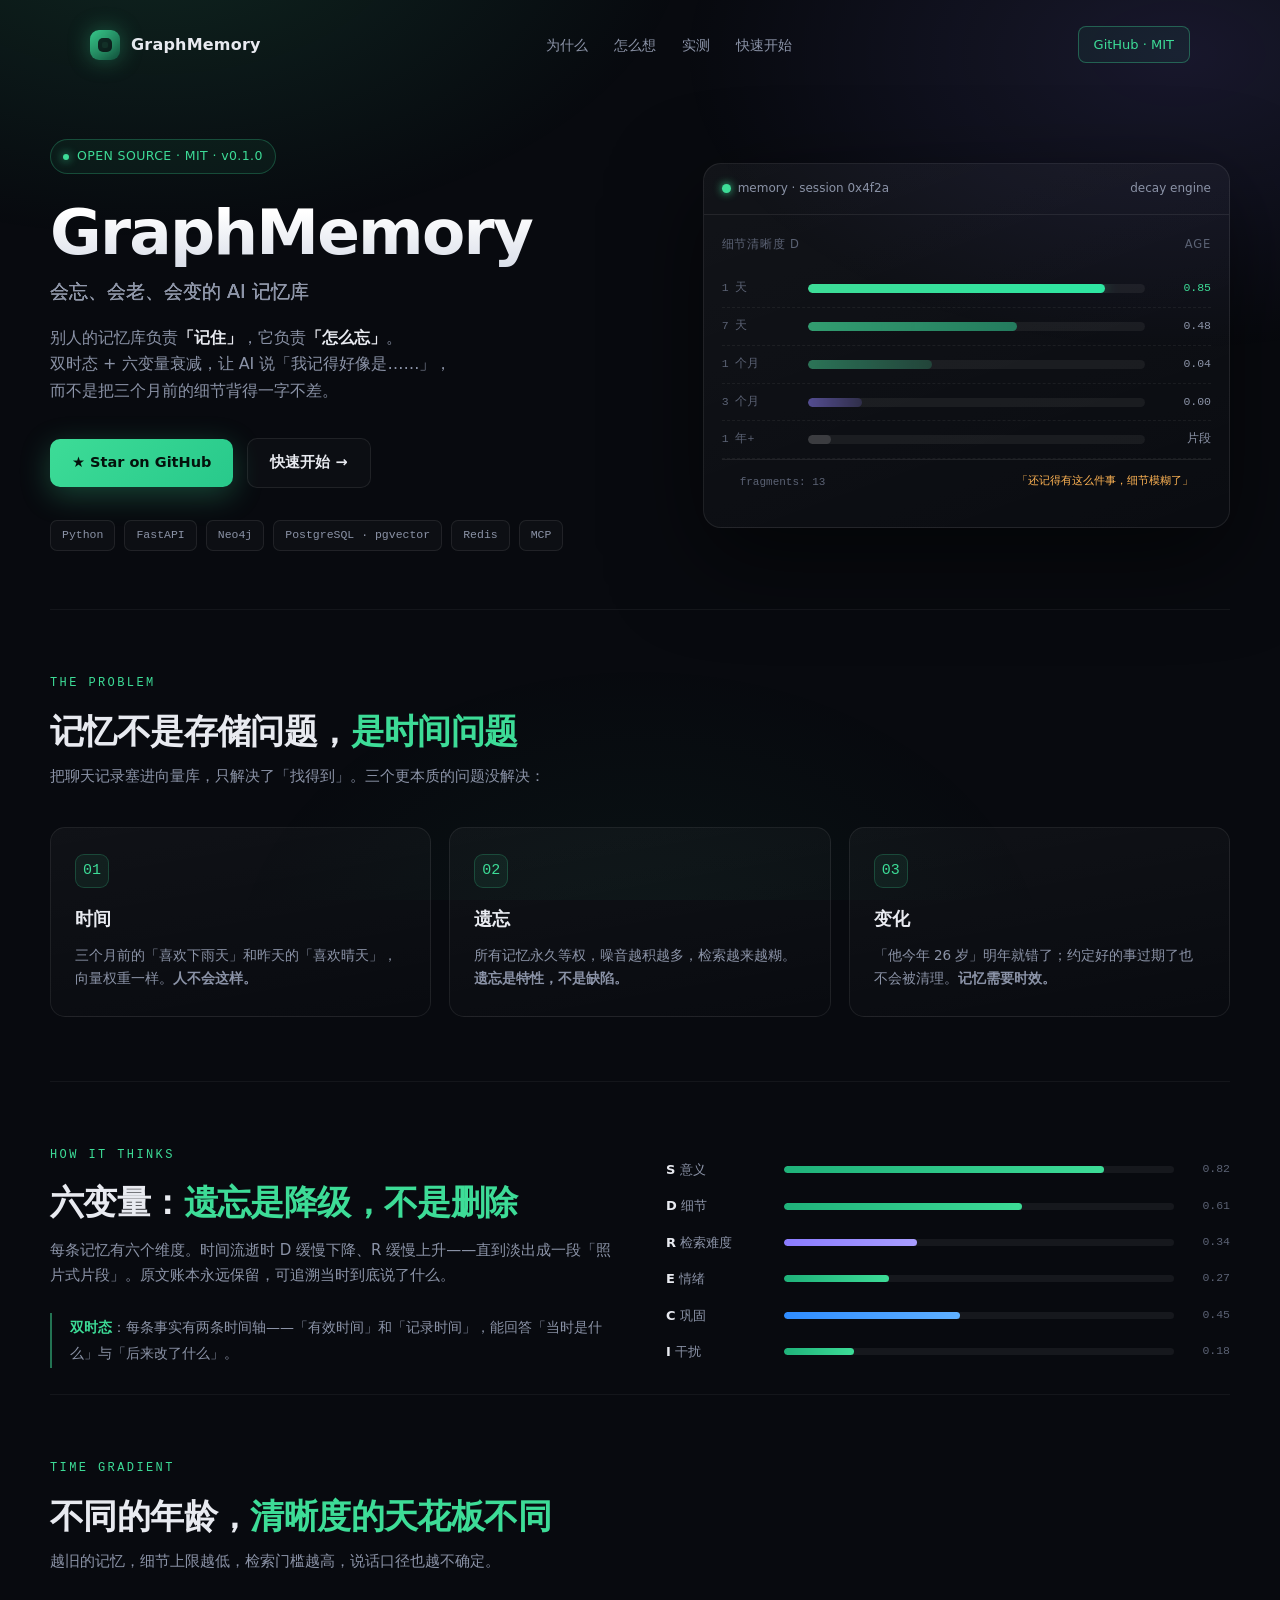
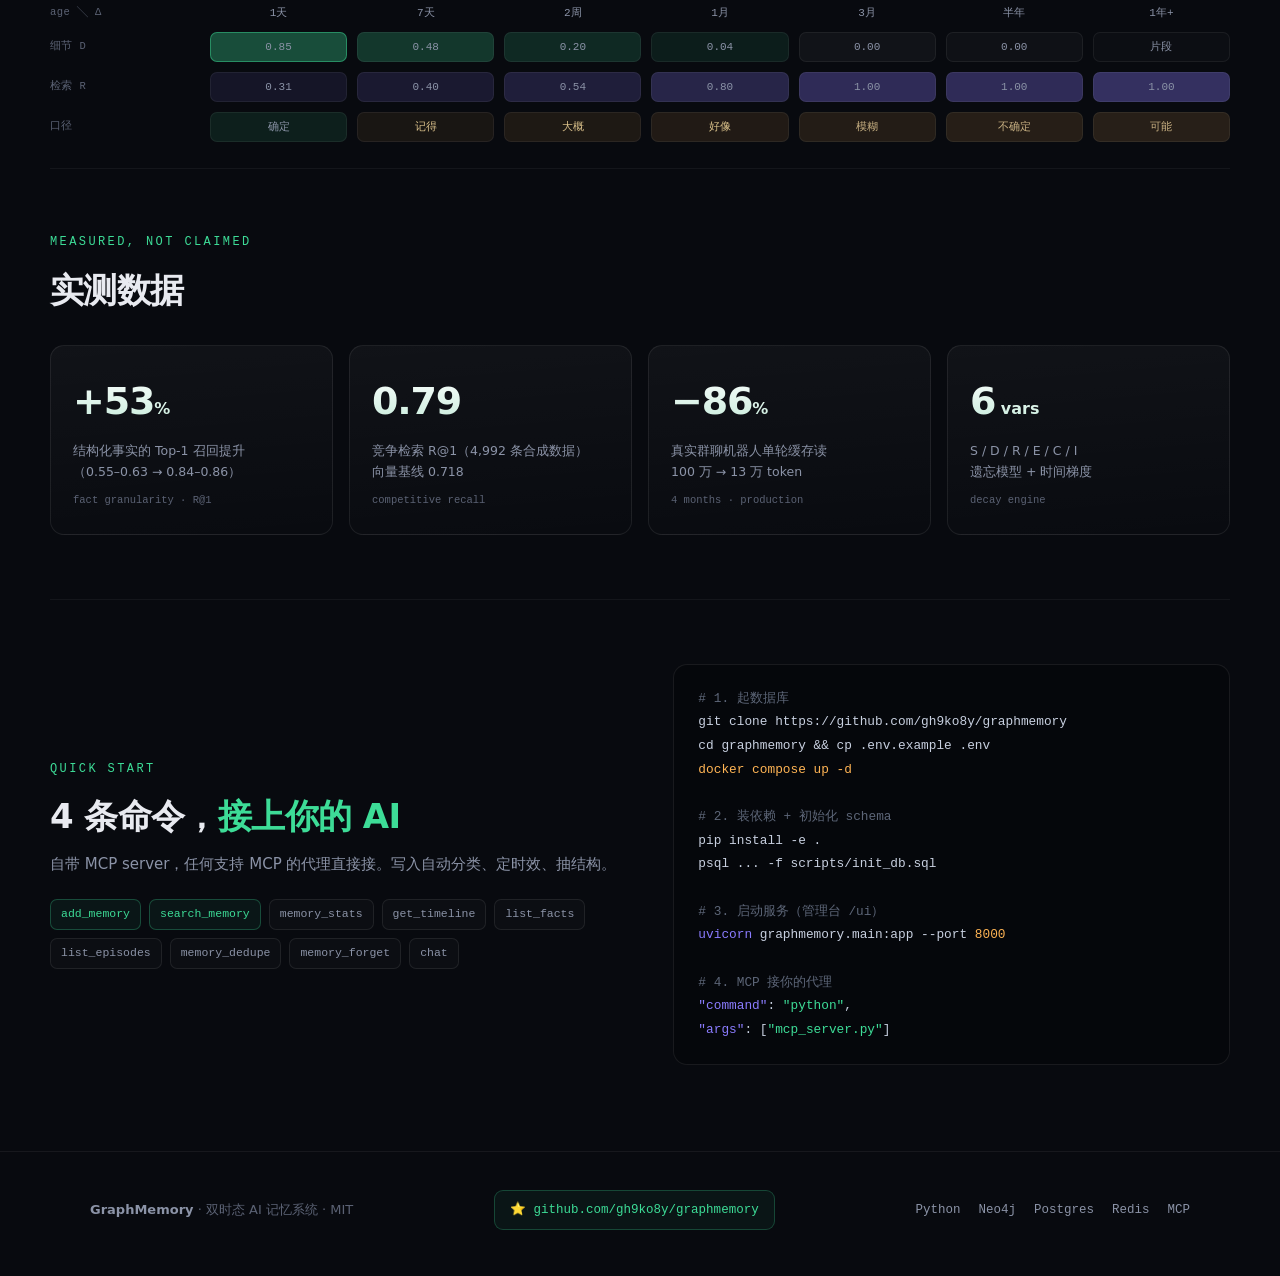
<file: docs/index.html>
<!DOCTYPE html>
<html lang="zh-CN">
<head>
<meta charset="UTF-8">
<meta name="viewport" content="width=device-width, initial-scale=1.0">
<title>GraphMemory — 会忘、会变、会随时间褪色的 AI 记忆库</title>
<style>
  :root{
    --bg:#080a0f;
    --bg2:#0b0e15;
    --panel:rgba(255,255,255,.035);
    --line:rgba(255,255,255,.08);
    --text:#e8eaf0;
    --muted:#8b93a7;
    --dim:#5b6274;
    --teal:#3ddc97;
    --teal2:#1fb27a;
    --violet:#8b7cff;
    --amber:#ffb454;
    --mono:"SFMono-Regular",Consolas,"Liberation Mono",Menlo,monospace;
  }
  *{box-sizing:border-box;margin:0;padding:0}
  html{scroll-behavior:smooth}
  body{
    background:var(--bg);
    color:var(--text);
    font-family:"Inter","PingFang SC","Microsoft YaHei","Segoe UI",system-ui,sans-serif;
    -webkit-font-smoothing:antialiased;
    line-height:1.65;
    overflow-x:hidden;
  }
  .bg-glow{position:fixed;inset:0;pointer-events:none;z-index:0;
    background:
      radial-gradient(900px 520px at 12% -8%, rgba(61,220,151,.13), transparent 60%),
      radial-gradient(800px 480px at 92% 6%, rgba(139,124,255,.12), transparent 62%),
      radial-gradient(700px 520px at 50% 108%, rgba(61,220,151,.05), transparent 60%);
  }
  .wrap{position:relative;z-index:1;max-width:1180px;margin:0 auto;padding:0 40px}
  section{position:relative;z-index:1}

  /* ── nav ── */
  nav{position:relative;z-index:2;display:flex;align-items:center;justify-content:space-between;
      max-width:1180px;margin:0 auto;padding:26px 40px 0}
  .brand{display:flex;align-items:center;gap:11px;font-weight:650;letter-spacing:.2px}
  .logo{width:30px;height:30px;border-radius:9px;position:relative;
    background:linear-gradient(140deg,rgba(61,220,151,.9),rgba(31,178,122,.35));
    box-shadow:0 0 22px rgba(61,220,151,.35);}
  .logo:after{content:"";position:absolute;inset:8px;border-radius:5px;
    background:var(--bg);opacity:.82}
  .logo:before{content:"";position:absolute;inset:12px;border-radius:2px;background:var(--teal);
    box-shadow:0 0 12px var(--teal)}
  .nav-links{display:flex;gap:26px;font-size:13.5px;color:var(--muted)}
  .nav-links a{color:inherit;text-decoration:none;transition:color .2s}
  .nav-links a:hover{color:var(--text)}
  .nav-cta{border:1px solid rgba(61,220,151,.35);color:var(--teal);padding:7px 15px;border-radius:8px;
    font-size:13px;text-decoration:none;background:rgba(61,220,151,.06)}

  /* ── hero ── */
  .hero{display:grid;grid-template-columns:1.06fr .94fr;gap:58px;align-items:center;
        padding:76px 0 58px}
  .tag{display:inline-flex;align-items:center;gap:8px;font-size:12.5px;color:var(--teal);
    border:1px solid rgba(61,220,151,.26);background:rgba(61,220,151,.055);
    padding:6px 12px;border-radius:999px;letter-spacing:.4px;margin-bottom:26px}
  .tag .dot{width:6px;height:6px;border-radius:50%;background:var(--teal);
    box-shadow:0 0 10px var(--teal)}
  h1{font-size:63px;line-height:1.06;letter-spacing:-1.8px;font-weight:720;
     background:linear-gradient(180deg,#fff 12%,#c6cddd 96%);
     -webkit-background-clip:text;background-clip:text;color:transparent}
  .h1-sub{display:block;font-size:19px;font-weight:520;letter-spacing:0;color:var(--muted);
    -webkit-text-fill-color:var(--muted);margin-top:14px}
  .lead{margin-top:24px;font-size:16px;color:var(--muted);max-width:520px}
  .lead b{color:var(--text);font-weight:620}
  .cta{display:flex;gap:14px;margin-top:34px;align-items:center;flex-wrap:wrap}
  .btn{display:inline-flex;align-items:center;gap:9px;padding:12px 22px;border-radius:10px;
    font-size:14.5px;font-weight:600;text-decoration:none;transition:transform .15s,box-shadow .2s}
  .btn-primary{background:linear-gradient(135deg,var(--teal),#28c98b);color:#04120c;
    box-shadow:0 8px 30px rgba(61,220,151,.28)}
  .btn-primary:hover{transform:translateY(-1px);box-shadow:0 12px 36px rgba(61,220,151,.36)}
  .btn-ghost{border:1px solid var(--line);color:var(--text);background:rgba(255,255,255,.02)}
  .btn-ghost:hover{border-color:rgba(255,255,255,.2)}
  .stack{display:flex;gap:9px;margin-top:32px;flex-wrap:wrap}
  .chip{font-size:11.5px;color:var(--muted);border:1px solid var(--line);
    background:rgba(255,255,255,.024);padding:5px 11px;border-radius:7px;font-family:var(--mono)}

  /* ── hero visual ── */
  .viz{position:relative;border:1px solid var(--line);border-radius:18px;overflow:hidden;
    background:linear-gradient(160deg,rgba(255,255,255,.045),rgba(255,255,255,.012));
    box-shadow:0 30px 90px rgba(0,0,0,.55)}
  .viz-head{display:flex;align-items:center;justify-content:space-between;
    padding:15px 18px;border-bottom:1px solid var(--line);font-size:12px;color:var(--muted)}
  .viz-head .l{display:flex;gap:7px;align-items:center}
  .viz-head i{width:9px;height:9px;border-radius:50%;background:#2a2f3d;display:block}
  .viz-head i.on{background:var(--teal);box-shadow:0 0 9px var(--teal)}
  .viz-body{padding:20px 18px 22px}
  .viz-title{font-size:11.5px;letter-spacing:.8px;color:var(--dim);text-transform:uppercase;
    margin-bottom:16px;display:flex;justify-content:space-between}
  .mem-row{display:grid;grid-template-columns:74px 1fr 54px;gap:12px;align-items:center;
    padding:9px 0;border-bottom:1px dashed rgba(255,255,255,.055)}
  .mem-row:last-child{border-bottom:0}
  .mem-age{font-family:var(--mono);font-size:11.5px;color:var(--dim)}
  .mem-bar{height:9px;border-radius:5px;background:rgba(255,255,255,.055);overflow:hidden;position:relative}
  .mem-bar span{display:block;height:100%;border-radius:5px}
  .mem-row:nth-child(2) span{width:88%;background:linear-gradient(90deg,var(--teal),#2ee6a2);
    box-shadow:0 0 16px rgba(61,220,151,.4)}
  .mem-row:nth-child(3) span{width:62%;background:linear-gradient(90deg,#3ddc97aa,#2ee6a277)}
  .mem-row:nth-child(4) span{width:37%;background:linear-gradient(90deg,rgba(61,220,151,.45),rgba(61,220,151,.2))}
  .mem-row:nth-child(5) span{width:16%;background:linear-gradient(90deg,rgba(139,124,255,.5),rgba(139,124,255,.18))}
  .mem-row:nth-child(6) span{width:7%;background:rgba(255,255,255,.14)}
  .mem-val{font-family:var(--mono);font-size:11.5px;color:var(--muted);text-align:right}
  .mem-row:nth-child(2) .mem-val{color:var(--teal)}
  .viz-foot{display:flex;justify-content:space-between;padding:13px 18px;
    border-top:1px solid var(--line);font-size:11px;color:var(--dim);font-family:var(--mono)}
  .frag-tag{color:var(--amber);font-size:10.5px}
  .breath{animation:breath 4.5s ease-in-out infinite}
  @keyframes breath{0%,100%{opacity:.55}50%{opacity:1}}

  /* ── zone ── */
  .zone{padding:64px 0 26px;border-top:1px solid rgba(255,255,255,.05)}
  .kicker{font-size:12px;letter-spacing:2.4px;color:var(--teal);text-transform:uppercase;
    font-family:var(--mono);margin-bottom:16px}
  h2{font-size:34px;font-weight:680;letter-spacing:-.6px;line-height:1.25}
  h2 em{font-style:normal;color:var(--teal)}
  .zone-sub{color:var(--muted);font-size:15px;margin-top:12px;max-width:640px}

  /* three problems */
  .problems{display:grid;grid-template-columns:repeat(3,1fr);gap:18px;margin-top:38px}
  .pcard{border:1px solid var(--line);border-radius:15px;padding:26px 24px;
    background:linear-gradient(170deg,rgba(255,255,255,.035),rgba(255,255,255,.008))}
  .pcard .no{font-family:var(--mono);font-size:12px;color:var(--dim);letter-spacing:1px}
  .pcard h3{font-size:18px;margin:12px 0 10px;font-weight:640}
  .pcard p{font-size:13.5px;color:var(--muted);line-height:1.7}
  .pcard .ic{width:34px;height:34px;border-radius:9px;display:flex;align-items:center;justify-content:center;
    border:1px solid rgba(61,220,151,.22);background:rgba(61,220,151,.07);color:var(--teal);
    font-family:var(--mono);font-size:15px;margin-bottom:16px}

  /* six vars */
  .split{display:grid;grid-template-columns:1fr 1fr;gap:52px;align-items:center;padding:64px 0 26px;
    border-top:1px solid rgba(255,255,255,.05);margin-top:38px}
  .vars{display:flex;flex-direction:column;gap:15px;margin-top:8px}
  .var{display:grid;grid-template-columns:104px 1fr 42px;gap:14px;align-items:center}
  .var .k{font-size:13px;color:var(--muted)}
  .var .k b{color:var(--text);font-weight:620}
  .var .track{height:7px;border-radius:4px;background:rgba(255,255,255,.06);overflow:hidden}
  .var .track i{display:block;height:100%;border-radius:4px;background:linear-gradient(90deg,var(--teal2),var(--teal))}
  .var:nth-child(3) .track i{background:linear-gradient(90deg,var(--violet),#a99eff)}
  .var:nth-child(5) .track i{background:linear-gradient(90deg,#2e8cff,#5fb0ff)}
  .var .v{font-family:var(--mono);font-size:11.5px;color:var(--dim);text-align:right}
  .quote{border-left:2px solid rgba(61,220,151,.5);padding:2px 0 2px 18px;margin-top:26px;
    color:var(--muted);font-size:14px;line-height:1.8}
  .quote b{color:var(--teal);font-weight:600}

  /* metrics */
  .metrics{display:grid;grid-template-columns:repeat(4,1fr);gap:16px;margin-top:34px}
  .m{border:1px solid var(--line);border-radius:14px;padding:24px 22px;
    background:linear-gradient(175deg,rgba(255,255,255,.04),rgba(255,255,255,.008))}
  .m .big{font-size:38px;font-weight:700;letter-spacing:-1.2px;
    background:linear-gradient(180deg,#fff,#bfe9d6);-webkit-background-clip:text;background-clip:text;color:transparent}
  .m .big small{font-size:16px;font-weight:600;letter-spacing:0}
  .m .cap{font-size:12.5px;color:var(--muted);margin-top:8px}
  .m .src{font-family:var(--mono);font-size:10.5px;color:var(--dim);margin-top:10px}

  /* timeline gradient */
  .grad{display:grid;grid-template-columns:150px repeat(7,1fr);gap:10px;margin-top:30px;
    align-items:center;font-size:12px;color:var(--muted)}
  .grad .h{font-family:var(--mono);font-size:10.5px;color:var(--dim);letter-spacing:.4px}
  .grad .col{text-align:center;font-family:var(--mono);font-size:11px}
  .grad .cell{height:30px;border-radius:7px;display:flex;align-items:center;justify-content:center;
    font-family:var(--mono);font-size:11px;border:1px solid rgba(255,255,255,.06)}

  /* code */
  .code{display:grid;grid-template-columns:1.02fr .98fr;gap:44px;align-items:center;
    padding:64px 0 30px;border-top:1px solid rgba(255,255,255,.05);margin-top:38px}
  pre{background:#05070b;border:1px solid var(--line);border-radius:14px;padding:22px 24px;
    font-family:var(--mono);font-size:12.8px;line-height:1.85;color:#c8d0e0;overflow:auto}
  pre .c{color:#5d6678}
  pre .k{color:#8b7cff}
  pre .s{color:#3ddc97}
  pre .n{color:#ffb454}
  .tools{display:flex;flex-wrap:wrap;gap:8px;margin-top:22px}
  .tool{font-family:var(--mono);font-size:11.5px;color:var(--muted);border:1px solid var(--line);
    padding:5px 10px;border-radius:7px;background:rgba(255,255,255,.02)}
  .tool.hi{color:var(--teal);border-color:rgba(61,220,151,.28);background:rgba(61,220,151,.06)}

  /* footer */
  footer{border-top:1px solid rgba(255,255,255,.06);margin-top:56px;padding:38px 0 46px}
  .foot{display:flex;justify-content:space-between;align-items:center;gap:24px;flex-wrap:wrap}
  .foot .l{font-size:13px;color:var(--dim)}
  .foot .l b{color:var(--muted);font-weight:600}
  .repo{display:flex;align-items:center;gap:9px;font-family:var(--mono);font-size:12.5px;
    color:var(--teal);text-decoration:none;border:1px solid rgba(61,220,151,.25);
    background:rgba(61,220,151,.055);padding:9px 15px;border-radius:9px}
  .foot-right{display:flex;gap:18px;font-size:12.5px;color:var(--dim);font-family:var(--mono)}
  .foot-right span{color:var(--muted)}
</style>
</head>
<body>
<div class="bg-glow"></div>

<nav>
  <div class="brand"><span class="logo"></span><span>GraphMemory</span></div>
  <div class="nav-links">
    <a href="#why">为什么</a>
    <a href="#how">怎么想</a>
    <a href="#data">实测</a>
    <a href="#start">快速开始</a>
  </div>
  <a class="nav-cta" href="https://github.com/gh9ko8y/graphmemory">GitHub · MIT</a>
</nav>

<header class="hero wrap">
  <div>
    <div class="tag"><span class="dot breath"></span> OPEN SOURCE · MIT · v0.1.0</div>
    <h1>GraphMemory
      <span class="h1-sub">会忘、会老、会变的 AI 记忆库</span>
    </h1>
    <p class="lead">
      别人的记忆库负责<b>「记住」</b>，它负责<b>「怎么忘」</b>。<br>
      双时态 + 六变量衰减，让 AI 说「我记得好像是……」，<br>
      而不是把三个月前的细节背得一字不差。
    </p>
    <div class="cta">
      <a class="btn btn-primary" href="https://github.com/gh9ko8y/graphmemory">★ Star on GitHub</a>
      <a class="btn btn-ghost" href="#start">快速开始 →</a>
    </div>
    <div class="stack">
      <span class="chip">Python</span>
      <span class="chip">FastAPI</span>
      <span class="chip">Neo4j</span>
      <span class="chip">PostgreSQL · pgvector</span>
      <span class="chip">Redis</span>
      <span class="chip">MCP</span>
    </div>
  </div>

  <div class="viz">
    <div class="viz-head">
      <div class="l"><i class="on"></i><span>memory · session 0x4f2a</span></div>
      <span>decay engine</span>
    </div>
    <div class="viz-body">
      <div class="viz-title"><span>细节清晰度 D</span><span>age</span></div>
      <div class="mem-row"><div class="mem-age">1 天</div><div class="mem-bar"><span></span></div><div class="mem-val">0.85</div></div>
      <div class="mem-row"><div class="mem-age">7 天</div><div class="mem-bar"><span></span></div><div class="mem-val">0.48</div></div>
      <div class="mem-row"><div class="mem-age">1 个月</div><div class="mem-bar"><span></span></div><div class="mem-val">0.04</div></div>
      <div class="mem-row"><div class="mem-age">3 个月</div><div class="mem-bar"><span></span></div><div class="mem-val">0.00</div></div>
      <div class="mem-row"><div class="mem-age">1 年+</div><div class="mem-bar"><span></span></div><div class="mem-val">片段</div></div>
      <div class="viz-foot">
        <span>fragments: 13</span>
        <span class="frag-tag">「还记得有这么件事，细节模糊了」</span>
      </div>
    </div>
  </div>
</header>

<section class="zone wrap" id="why">
  <div class="kicker">the problem</div>
  <h2>记忆不是存储问题，<em>是时间问题</em></h2>
  <p class="zone-sub">把聊天记录塞进向量库，只解决了「找得到」。三个更本质的问题没解决：</p>
  <div class="problems">
    <div class="pcard">
      <div class="ic">01</div>
      <h3>时间</h3>
      <p>三个月前的「喜欢下雨天」和昨天的「喜欢晴天」，向量权重一样。<b>人不会这样。</b></p>
    </div>
    <div class="pcard">
      <div class="ic">02</div>
      <h3>遗忘</h3>
      <p>所有记忆永久等权，噪音越积越多，检索越来越糊。<b>遗忘是特性，不是缺陷。</b></p>
    </div>
    <div class="pcard">
      <div class="ic">03</div>
      <h3>变化</h3>
      <p>「他今年 26 岁」明年就错了；约定好的事过期了也不会被清理。<b>记忆需要时效。</b></p>
    </div>
  </div>
</section>

<section class="split wrap" id="how">
  <div>
    <div class="kicker">how it thinks</div>
    <h2>六变量：<em>遗忘是降级，不是删除</em></h2>
    <p class="zone-sub" style="margin-top:14px">每条记忆有六个维度。时间流逝时 D 缓慢下降、R 缓慢上升——直到淡出成一段「照片式片段」。原文账本永远保留，可追溯当时到底说了什么。</p>
    <div class="quote">
      <b>双时态</b>：每条事实有两条时间轴——「有效时间」和「记录时间」，能回答「当时是什么」与「后来改了什么」。
    </div>
  </div>
  <div class="vars">
    <div class="var"><div class="k"><b>S</b> 意义</div><div class="track"><i style="width:82%"></i></div><div class="v">0.82</div></div>
    <div class="var"><div class="k"><b>D</b> 细节</div><div class="track"><i style="width:61%"></i></div><div class="v">0.61</div></div>
    <div class="var"><div class="k"><b>R</b> 检索难度</div><div class="track"><i style="width:34%"></i></div><div class="v">0.34</div></div>
    <div class="var"><div class="k"><b>E</b> 情绪</div><div class="track"><i style="width:27%"></i></div><div class="v">0.27</div></div>
    <div class="var"><div class="k"><b>C</b> 巩固</div><div class="track"><i style="width:45%"></i></div><div class="v">0.45</div></div>
    <div class="var"><div class="k"><b>I</b> 干扰</div><div class="track"><i style="width:18%"></i></div><div class="v">0.18</div></div>
  </div>
</section>

<section class="zone wrap">
  <div class="kicker">time gradient</div>
  <h2>不同的年龄，<em>清晰度的天花板不同</em></h2>
  <p class="zone-sub">越旧的记忆，细节上限越低，检索门槛越高，说话口径也越不确定。</p>
  <div class="grad">
    <div class="h">age ╲ Δ</div>
    <div class="col">1天</div><div class="col">7天</div><div class="col">2周</div>
    <div class="col">1月</div><div class="col">3月</div><div class="col">半年</div><div class="col">1年+</div>

    <div class="h">细节 D</div>
    <div class="cell" style="background:rgba(61,220,151,.32);border-color:rgba(61,220,151,.45)">0.85</div>
    <div class="cell" style="background:rgba(61,220,151,.22)">0.48</div>
    <div class="cell" style="background:rgba(61,220,151,.15)">0.20</div>
    <div class="cell" style="background:rgba(61,220,151,.09)">0.04</div>
    <div class="cell" style="background:rgba(255,255,255,.04)">0.00</div>
    <div class="cell" style="background:rgba(255,255,255,.03)">0.00</div>
    <div class="cell" style="background:rgba(255,255,255,.02)">片段</div>

    <div class="h">检索 R</div>
    <div class="cell" style="background:rgba(139,124,255,.10)">0.31</div>
    <div class="cell" style="background:rgba(139,124,255,.14)">0.40</div>
    <div class="cell" style="background:rgba(139,124,255,.18)">0.54</div>
    <div class="cell" style="background:rgba(139,124,255,.24)">0.80</div>
    <div class="cell" style="background:rgba(139,124,255,.30)">1.00</div>
    <div class="cell" style="background:rgba(139,124,255,.30)">1.00</div>
    <div class="cell" style="background:rgba(139,124,255,.34)">1.00</div>

    <div class="h">口径</div>
    <div class="cell" style="background:rgba(61,220,151,.10)">确定</div>
    <div class="cell" style="background:rgba(255,180,84,.07);color:#d9c08a">记得</div>
    <div class="cell" style="background:rgba(255,180,84,.09);color:#d9c08a">大概</div>
    <div class="cell" style="background:rgba(255,180,84,.10);color:#d9c08a">好像</div>
    <div class="cell" style="background:rgba(255,180,84,.11);color:#c9b184">模糊</div>
    <div class="cell" style="background:rgba(255,180,84,.12);color:#c9b184">不确定</div>
    <div class="cell" style="background:rgba(255,180,84,.13);color:#c9b184">可能</div>
  </div>
</section>

<section class="zone wrap" id="data">
  <div class="kicker">measured, not claimed</div>
  <h2>实测数据</h2>
  <div class="metrics">
    <div class="m">
      <div class="big">+53<small>%</small></div>
      <div class="cap">结构化事实的 Top-1 召回提升<br>（0.55–0.63 → 0.84–0.86）</div>
      <div class="src">fact granularity · R@1</div>
    </div>
    <div class="m">
      <div class="big">0.79</div>
      <div class="cap">竞争检索 R@1（4,992 条合成数据）<br>向量基线 0.718</div>
      <div class="src">competitive recall</div>
    </div>
    <div class="m">
      <div class="big">−86<small>%</small></div>
      <div class="cap">真实群聊机器人单轮缓存读<br>100 万 → 13 万 token</div>
      <div class="src">4 months · production</div>
    </div>
    <div class="m">
      <div class="big">6<small> vars</small></div>
      <div class="cap">S / D / R / E / C / I<br>遗忘模型 + 时间梯度</div>
      <div class="src">decay engine</div>
    </div>
  </div>
</section>

<section class="code wrap" id="start">
  <div>
    <div class="kicker">quick start</div>
    <h2>4 条命令，<em>接上你的 AI</em></h2>
    <p class="zone-sub" style="margin-top:14px">自带 MCP server，任何支持 MCP 的代理直接接。写入自动分类、定时效、抽结构。</p>
    <div class="tools">
      <span class="tool hi">add_memory</span><span class="tool hi">search_memory</span>
      <span class="tool">memory_stats</span><span class="tool">get_timeline</span>
      <span class="tool">list_facts</span><span class="tool">list_episodes</span>
      <span class="tool">memory_dedupe</span><span class="tool">memory_forget</span>
      <span class="tool">chat</span>
    </div>
  </div>
  <div>
    <pre><span class="c"># 1. 起数据库</span>
git clone https://github.com/gh9ko8y/graphmemory
cd graphmemory && cp .env.example .env
<span class="n">docker compose up -d</span>

<span class="c"># 2. 装依赖 + 初始化 schema</span>
pip install -e .
psql ... -f scripts/init_db.sql

<span class="c"># 3. 启动服务（管理台 /ui）</span>
<span class="k">uvicorn</span> graphmemory.main:app --port <span class="n">8000</span>

<span class="c"># 4. MCP 接你的代理</span>
<span class="k">"command"</span>: <span class="s">"python"</span>,
<span class="k">"args"</span>: [<span class="s">"mcp_server.py"</span>]</pre>
  </div>
</section>

<footer>
  <div class="wrap foot">
    <div class="l"><b>GraphMemory</b> · 双时态 AI 记忆系统 · MIT</div>
    <a class="repo" href="https://github.com/gh9ko8y/graphmemory">⭐ github.com/gh9ko8y/graphmemory</a>
    <div class="foot-right">
      <span>Python</span><span>Neo4j</span><span>Postgres</span><span>Redis</span><span>MCP</span>
    </div>
  </div>
</footer>

</body>
</html>
</file>
